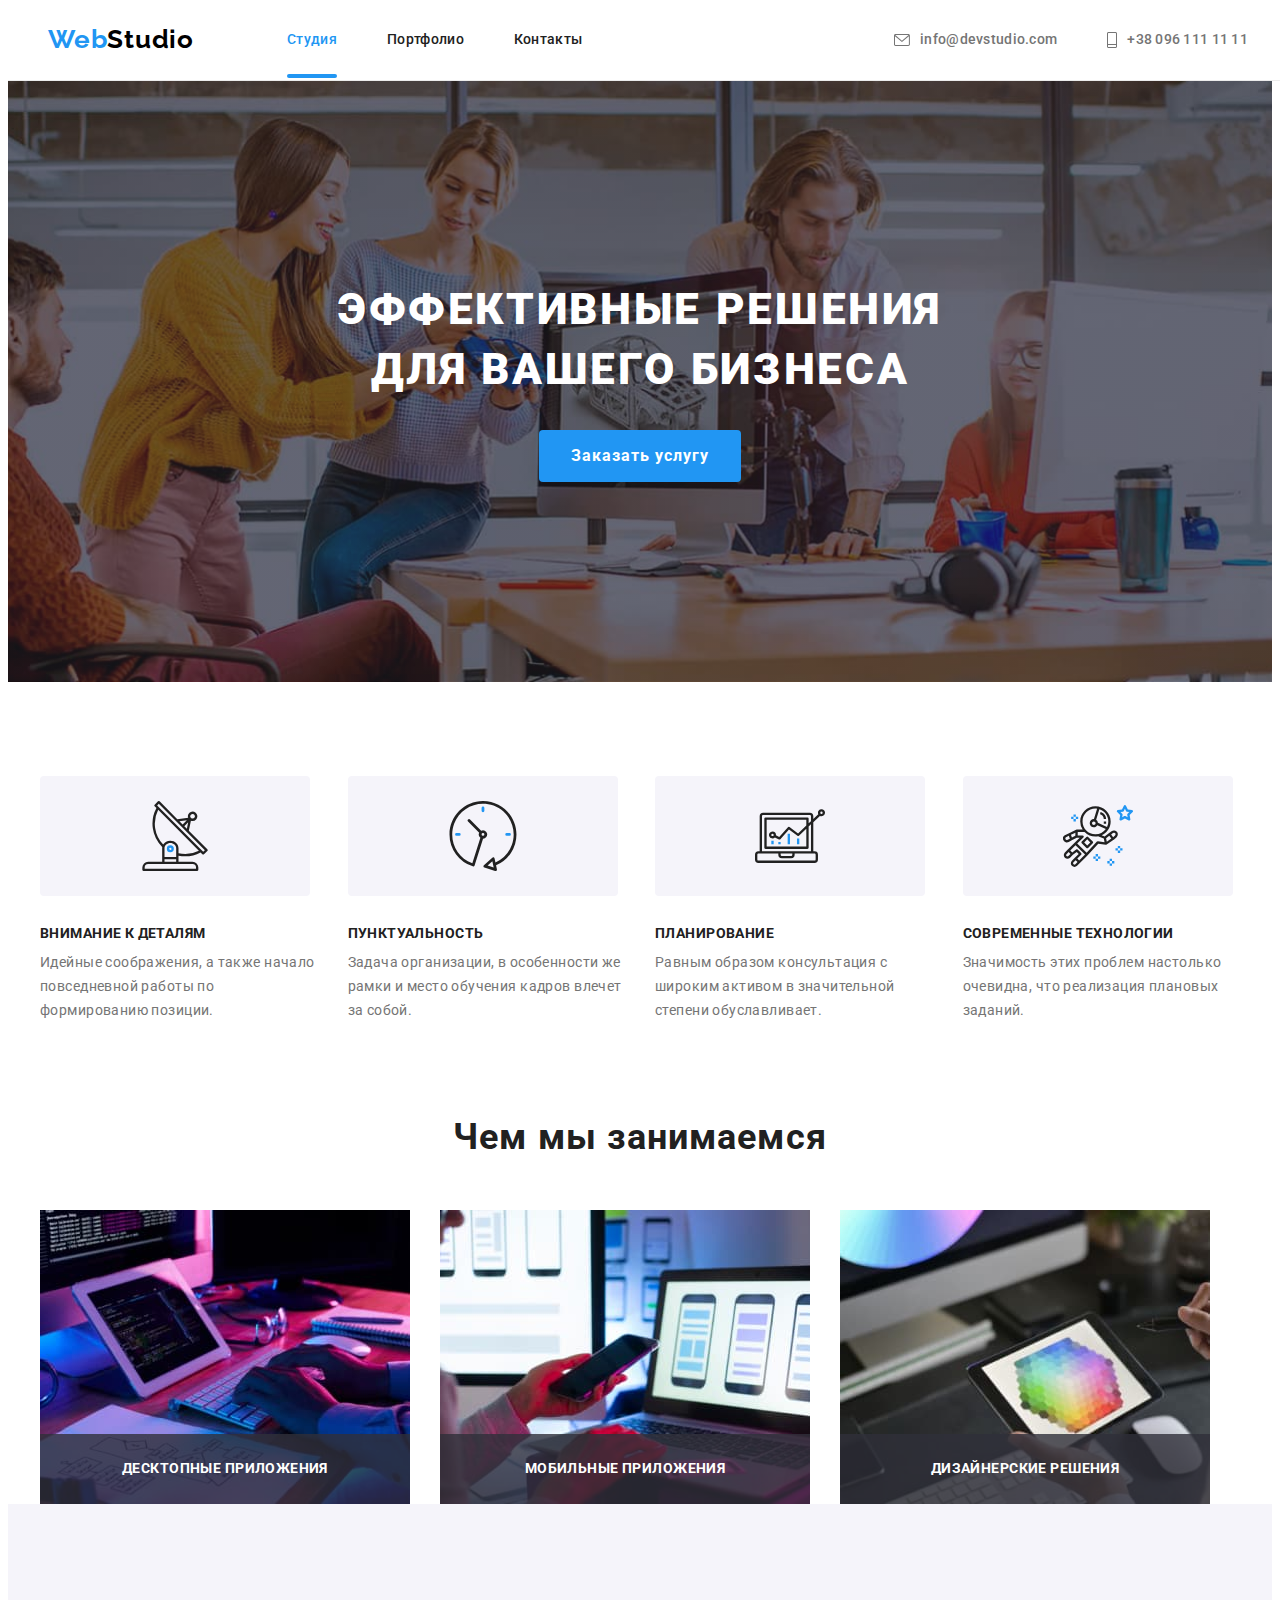
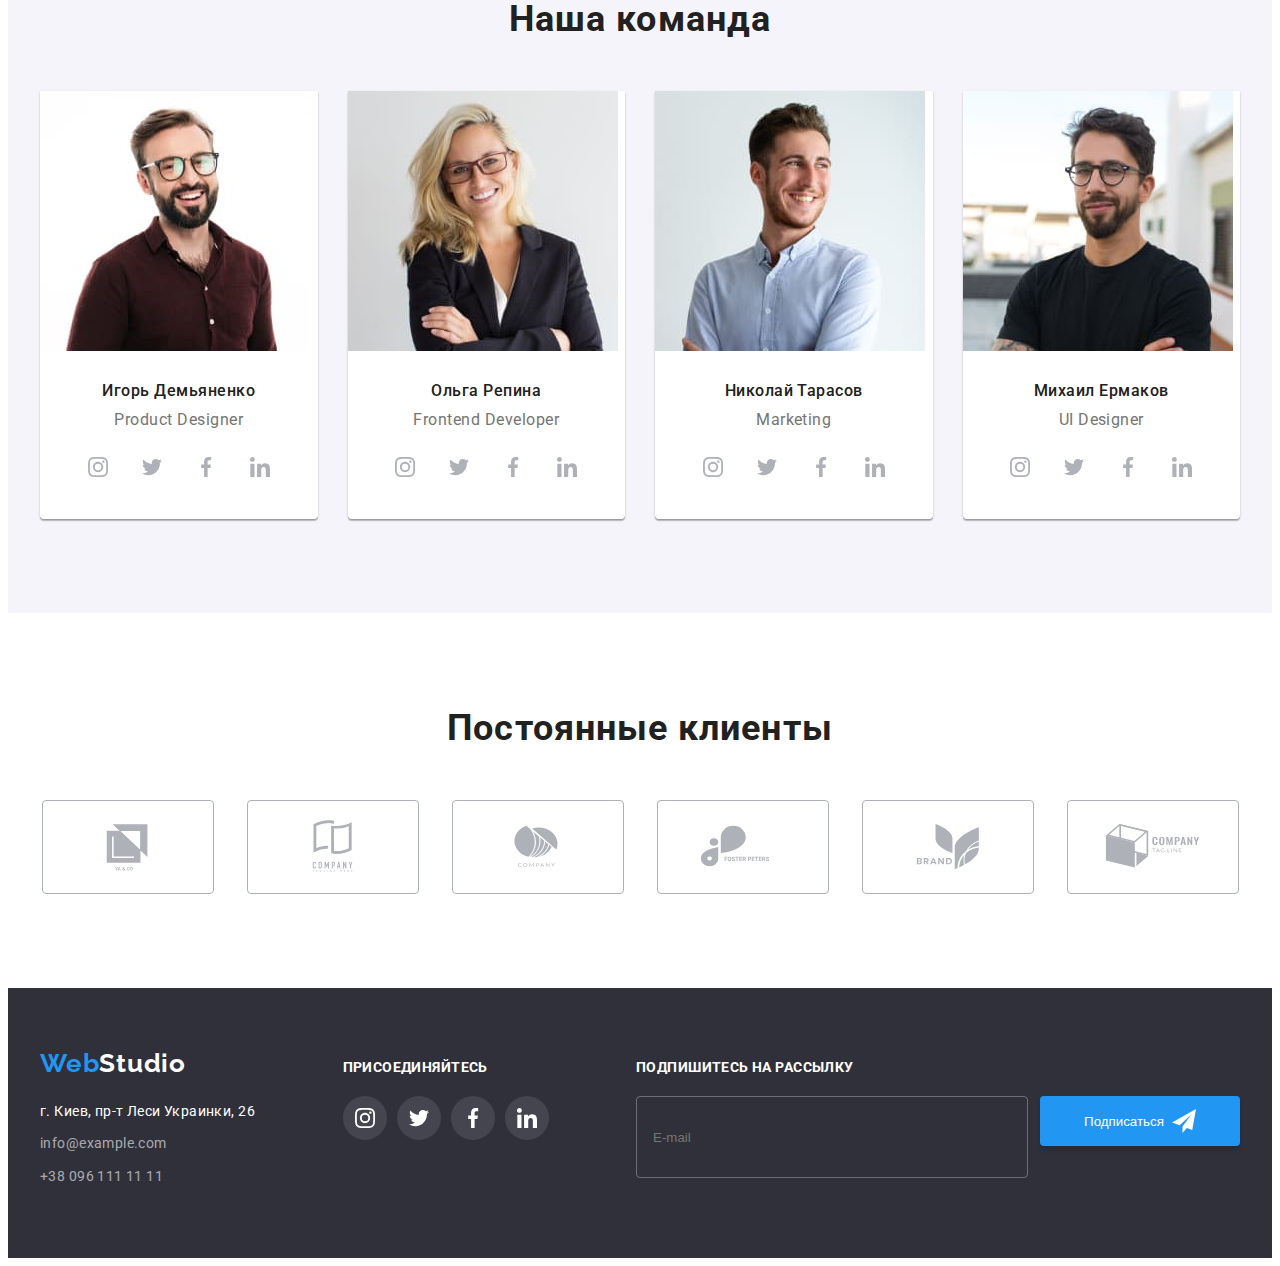
<file: index.html>
<!DOCTYPE html>
<html lang="ru">
  <head>
    <meta charset="UTF-8" />
    <meta http-equiv="X-UA-Compatible" content="IE=edge" />
    <meta name="viewport" content="width=device-width, initial-scale=1.0" />
    <title>Студия</title>
    <link
      href="https://fonts.googleapis.com/css2?family=Raleway:wght@700&family=Roboto:wght@400;500;700;900&display=swap"
      rel="stylesheet"
    />
    <link
      rel="stylesheet"
      href="https://cdnjs.cloudflare.com/ajax/libs/modern-normalize/1.1.0/modern-normalize.min.css"
      integrity="sha512-wpPYUAdjBVSE4KJnH1VR1HeZfpl1ub8YT/NKx4PuQ5NmX2tKuGu6U/JRp5y+Y8XG2tV+wKQpNHVUX03MfMFn9Q=="
      crossorigin="anonymous"
      referrerpolicy="no-referrer"
    />
    <link rel="stylesheet" href="./css/main.min.css" />
  </head>

  <body>
    <header class="header">
      <div class="container header-content">
        <nav class="header__nav">
          <a class="logo" href="">Web<span class="logo__text">Studio</span></a>
          <ul class="site-nav list">
            <li class="site-nav__item">
              <a class="site-nav__link site-nav__link--current" href="">Студия</a>
            </li>
            <li class="site-nav__item">
              <a class="site-nav__link" href="./portfolio.html">Портфолио</a>
            </li>
            <li class="site-nav__item"><a class="site-nav__link" href="">Контакты</a></li>
          </ul>
        </nav>
        <ul class="header-contact list">
          <li class="header-contact__item">
            <a class="header-contact__link" href="mailto:info@devstudio.com"
              ><svg width="16" height="12">
                <use href="./images/icons.svg.svg#icon-envelope"></use></svg
              >info@devstudio.com</a
            >
          </li>
          <li class="header-contact__item">
            <a class="header-contact__link" href="tel:+380961111111"
              ><svg width="10" height="16">
                <use href="./images/icons.svg.svg#icon-tel"></use></svg
              >+38 096 111 11 11</a
            >
          </li>
        </ul>
        <button class="menu-open" type="button">
          <svg width="40" height="40"><use href="./images/icons.svg.svg#icon-menu"></use></svg>
        </button>
      </div>
      <!-- mobile menu -->

      <div class="mob-menu">
        <div class="container mob-menu__container">
          <button class="menu-close" type="button">
            <svg width="40" height="40">
              <use href="./images/icons.svg.svg#icon-close"></use>
            </svg>
          </button>
          <nav class="mob-menu__nav">
            <ul class="mob-menu__list list">
              <li class="mob-menu__item">
                <a class="mob-menu__link mob-menu__link--current" href="">Студия</a>
              </li>
              <li class="mob-menu__item">
                <a class="mob-menu__link" href="./portfolio.html">Портфолио</a>
              </li>
              <li class="mob-menu__item"><a class="mob-menu__link" href="">Контакты</a></li>
            </ul>
          </nav>
          <div class="mob-menu-inner">
            <ul class="mob-menu-contact list">
              <li class="mob-menu-contact__item">
                <a class="mob-menu-contact__tel" href="tel:+380961111111">+38 096 111 11 11</a>
              </li>
              <li class="mob-menu-contact__item">
                <a class="mob-menu-contact__mail" href="mailto:info@devstudio.com"
                  >info@devstudio.com</a
                >
              </li>
            </ul>
            <ul class="mob-social-networks list">
              <li class="mob-social-networks__item">
                <a class="mob-social-networks__link" href="">Instagram</a>
              </li>
              <li class="mob-social-networks__item">
                <a class="mob-social-networks__link" href="">Twitter</a>
              </li>
              <li class="mob-social-networks__item">
                <a class="mob-social-networks__link" href="">Facebook</a>
              </li>
              <li class="mob-social-networks__item">
                <a class="mob-social-networks__link" href="">LinkedIn</a>
              </li>
            </ul>
          </div>
        </div>
      </div>
    </header>
    <main class="main">
      <section class="hero">
        <div class="container">
          <h1 class="hero__title">ЭФФЕКТИВНЫЕ РЕШЕНИЯ ДЛЯ ВАШЕГО БИЗНЕСА</h1>
          <button class="hero__button" type="button" data-modal-open>Заказать услугу</button>
        </div>
      </section>
      <section class="section">
        <div class="container">
          <h2 class="hide">Особенности</h2>
          <ul class="peculiarity list">
            <li class="peculiarity__item">
              <div class="peculiarity__icon">
                <svg width="70" height="70">
                  <use href="./images/icons.svg.svg#icon-antenna"></use>
                </svg>
              </div>
              <h3 class="peculiarity__title">ВНИМАНИЕ К ДЕТАЛЯМ</h3>
              <p class="peculiarity__text">
                Идейные соображения, а также начало повседневной работы по формированию позиции.
              </p>
            </li>
            <li class="peculiarity__item">
              <div class="peculiarity__icon">
                <svg width="70" height="70">
                  <use href="./images/icons.svg.svg#icon-clock"></use>
                </svg>
              </div>
              <h3 class="peculiarity__title">ПУНКТУАЛЬНОСТЬ</h3>
              <p class="peculiarity__text">
                Задача организации, в особенности же рамки и место обучения кадров влечет за собой.
              </p>
            </li>
            <li class="peculiarity__item">
              <div class="peculiarity__icon">
                <svg width="70" height="70">
                  <use href="./images/icons.svg.svg#icon-diagram"></use>
                </svg>
              </div>
              <h3 class="peculiarity__title">ПЛАНИРОВАНИЕ</h3>
              <p class="peculiarity__text">
                Равным образом консультация с широким активом в значительной степени обуславливает.
              </p>
            </li>
            <li class="peculiarity__item">
              <div class="peculiarity__icon">
                <svg width="70" height="70">
                  <use href="./images/icons.svg.svg#icon-astronaut"></use>
                </svg>
              </div>

              <h3 class="peculiarity__title">СОВРЕМЕННЫЕ ТЕХНОЛОГИИ</h3>
              <p class="peculiarity__text">
                Значимость этих проблем настолько очевидна, что реализация плановых заданий.
              </p>
            </li>
          </ul>
        </div>
      </section>
      <section class="section work">
        <div class="container">
          <div class="our-work">
            <h2 class="title">Чем мы занимаемся</h2>
            <ul class="our-work__list list">
              <li class="our-work__item">
                <picture>
                  <source
                    srcset="./images/img-desk.jpg 1x, ./images/img-desk-2x.jpg 2x"
                    media="(min-width: 1200px)"
                  />
                  <img
                    class="our-work__img"
                    src="./images/img.jpg"
                    alt="Мужчина набирает текст"
                    width="370"
                  />
                </picture>

                <p class="our-work__text">Десктопные приложения</p>
              </li>
              <li class="our-work__item">
                <picture>
                  <source
                    srcset="./images/img1-desk.jpg 1x, ./images/img1-desk-2x.jpg 2x"
                    media="(min-width: 1200px)"
                  />
                  <img
                    class="our-work__img"
                    src="./images/img1.jpg"
                    alt="Мужчна работает за ноутбуком и держит в руке телефон"
                    width="370"
                  />
                </picture>
                <p class="our-work__text">Мобильные приложения</p>
              </li>
              <li class="our-work__item">
                <picture>
                  <source
                    srcset="./images/img2-desk.jpg 1x, ./images/img2-desk-2x.jpg 2x"
                    media="(min-width: 1200px)"
                  />
                  <img
                    class="our-work__img"
                    src="./images/img2.jpg"
                    alt="Планшет с палитрой цветов"
                    width="370"
                  />
                </picture>
                <p class="our-work__text">Дизайнерские решения</p>
              </li>
            </ul>
          </div>
        </div>
      </section>
      <section class="our-team section">
        <div class="container">
          <h2 class="title">Наша команда</h2>
          <ul class="our-team__list list">
            <li class="our-team__item">
              <picture>
                <source
                  srcset="./images/man1-desk.jpg 1x, ./images/man1-desk-2x.jpg 2x"
                  media="(min-width: 1200px)"
                />
                <source
                  srcset="./images/man1-tab.jpg 1x, ./images/man1-tab-2x.jpg 2x"
                  media="(min-width: 768px)"
                />
                <source
                  srcset="./images/man1-mob.jpg 1x, ./images/man1-mob-2x.jpg 2x"
                  media="(max-width: 767px)"
                />
                <img
                  class="our-team__img"
                  src="./images/man1.jpg"
                  alt="Мужчина в очках и коричневой рубашке"
                />
              </picture>
              <h3 class="our-team__subtitle">Игорь Демьяненко</h3>
              <p class="our-team__text">Product Designer</p>
              <ul class="socials-list list">
                <li class="socials-list__item">
                  <a class="socials-list__link" href="">
                    <svg width="20" height="20">
                      <use href="./images/icons.svg.svg#icon-instagram"></use>
                    </svg>
                  </a>
                </li>
                <li class="socials-list__item">
                  <a class="socials-list__link" href="">
                    <svg width="20" height="20">
                      <use href="./images/icons.svg.svg#icon-twitter"></use>
                    </svg>
                  </a>
                </li>
                <li class="socials-list__item">
                  <a href="" class="socials-list__link">
                    <svg width="20" height="20">
                      <use href="./images/icons.svg.svg#icon-facebook"></use>
                    </svg>
                  </a>
                </li>
                <li class="socials-list__item">
                  <a href="" class="socials-list__link">
                    <svg width="20" height="20">
                      <use href="./images/icons.svg.svg#icon-linkedin"></use>
                    </svg>
                  </a>
                </li>
              </ul>
            </li>
            <li class="our-team__item">
              <picture>
                <source
                  srcset="./images/woman-desk.jpg 1x, ./images/woman-desk-2x.jpg 2x"
                  media="(min-width: 1200px)"
                />
                <source
                  srcset="./images/woman-tab.jpg 1x, ./images/woman-tab-2x.jpg 2x"
                  media="(min-width: 768px)"
                />
                <source
                  srcset="./images/woman-mob.jpg 1x, ./images/woman-mob-2x.jpg 2x"
                  media="(max-width: 767px)"
                />
                <img
                  class="our-team__img"
                  src="./images/woman.jpg"
                  alt="Женщина блондинка в очках и чёрном пиджаке"
                />
              </picture>
              <h3 class="our-team__subtitle">Ольга Репина</h3>
              <p class="our-team__text">Frontend Developer</p>
              <ul class="socials-list list">
                <li class="socials-list__item">
                  <a class="socials-list__link" href="">
                    <svg width="20" height="20">
                      <use href="./images/icons.svg.svg#icon-instagram"></use>
                    </svg>
                  </a>
                </li>
                <li class="socials-list__item">
                  <a class="socials-list__link" href="">
                    <svg width="20" height="20">
                      <use href="./images/icons.svg.svg#icon-twitter"></use>
                    </svg>
                  </a>
                </li>
                <li class="socials-list__item">
                  <a class="socials-list__link" href="">
                    <svg width="20" height="20">
                      <use href="./images/icons.svg.svg#icon-facebook"></use>
                    </svg>
                  </a>
                </li>
                <li class="socials-list__item">
                  <a class="socials-list__link" href="">
                    <svg width="20" height="20">
                      <use href="./images/icons.svg.svg#icon-linkedin"></use>
                    </svg>
                  </a>
                </li>
              </ul>
            </li>
            <li class="our-team__item">
              <picture>
                <source
                  srcset="./images/man2-desk.jpg 1x, ./images/man2-desk-2x.jpg 2x"
                  media="(min-width: 1200px)"
                />
                <source
                  srcset="./images/man2-tab.jpg 1x, ./images/man2-tab-2x.jpg 2x"
                  media="(min-width: 768px)"
                />
                <source
                  srcset="./images/man2-mob.jpg 1x, ./images/man2-mob-2x.jpg 2x"
                  media="(max-width: 767px)"
                />
                <img class="our-team__img" src="./images/man2.jpg" alt="Мужчина в синей рубашке" />
              </picture>
              <h3 class="our-team__subtitle">Николай Тарасов</h3>
              <p class="our-team__text">Marketing</p>
              <ul class="socials-list list">
                <li class="socials-list__item">
                  <a class="socials-list__link" href="">
                    <svg width="20" height="20">
                      <use href="./images/icons.svg.svg#icon-instagram"></use>
                    </svg>
                  </a>
                </li>
                <li class="socials-list__item">
                  <a class="socials-list__link" href="">
                    <svg width="20" height="20">
                      <use href="./images/icons.svg.svg#icon-twitter"></use>
                    </svg>
                  </a>
                </li>
                <li class="socials-list__item">
                  <a class="socials-list__link" href="">
                    <svg width="20" height="20">
                      <use href="./images/icons.svg.svg#icon-facebook"></use>
                    </svg>
                  </a>
                </li>
                <li class="socials-list__item">
                  <a class="socials-list__link" href="">
                    <svg width="20" height="20">
                      <use href="./images/icons.svg.svg#icon-linkedin"></use>
                    </svg>
                  </a>
                </li>
              </ul>
            </li>
            <li class="our-team__item">
              <picture>
                <source
                  srcset="./images/man3-desk.jpg 1x, ./images/man3-desk-2x.jpg 2x"
                  media="(min-width: 1200px)"
                />
                <source
                  srcset="./images/man3-tab.jpg 1x, ./images/man3-tab-2x.jpg 2x"
                  media="(min-width: 768px)"
                />
                <source
                  srcset="./images/man3-mob.jpg 1x, ./images/man3-mob-2x.jpg 2x"
                  media="(max-width: 767px)"
                />
                <img
                  class="our-team__img"
                  src="./images/man3.jpg"
                  alt="Мужчина в очках и чёрной футболке"
                />
              </picture>
              <h3 class="our-team__subtitle">Михаил Ермаков</h3>
              <p class="our-team__text">UI Designer</p>
              <ul class="socials-list list">
                <li class="socials-list__item">
                  <a class="socials-list__link" href="">
                    <svg width="20" height="20">
                      <use href="./images/icons.svg.svg#icon-instagram"></use>
                    </svg>
                  </a>
                </li>
                <li class="socials-list__item">
                  <a class="socials-list__link" href="">
                    <svg width="20" height="20">
                      <use href="./images/icons.svg.svg#icon-twitter"></use>
                    </svg>
                  </a>
                </li>
                <li class="socials-list__item">
                  <a class="socials-list__link" href="">
                    <svg width="20" height="20">
                      <use href="./images/icons.svg.svg#icon-facebook"></use>
                    </svg>
                  </a>
                </li>
                <li class="socials-list__item">
                  <a class="socials-list__link" href="">
                    <svg width="20" height="20">
                      <use href="./images/icons.svg.svg#icon-linkedin"></use>
                    </svg>
                  </a>
                </li>
              </ul>
            </li>
          </ul>
        </div>
      </section>
      <section class="section">
        <div class="container">
          <div class="clients">
            <h2 class="title">Постоянные клиенты</h2>
            <ul class="clients__list list">
              <li class="client__item">
                <a class="clients__link" href="">
                  <svg width="106" height="60">
                    <use href="./images/icons.svg.svg#icon-yago"></use>
                  </svg>
                </a>
              </li>
              <li class="client__item">
                <a class="clients__link" href="">
                  <svg width="106" height="60">
                    <use href="./images/icons.svg.svg#icon-company"></use>
                  </svg>
                </a>
              </li>
              <li class="client__item">
                <a class="clients__link" href="">
                  <svg width="106" height="60">
                    <use href="./images/icons.svg.svg#icon-company2"></use>
                  </svg>
                </a>
              </li>
              <li class="client__item">
                <a class="clients__link" href="">
                  <svg width="106" height="60">
                    <use href="./images/icons.svg.svg#icon-foster"></use>
                  </svg>
                </a>
              </li>
              <li class="client__item">
                <a class="clients__link" href="">
                  <svg width="106" height="60">
                    <use href="./images/icons.svg.svg#icon-brand"></use>
                  </svg>
                </a>
              </li>
              <li class="client__item">
                <a class="clients__link" href="">
                  <svg width="106" height="60">
                    <use href="./images/icons.svg.svg#icon-tagline"></use>
                  </svg>
                </a>
              </li>
            </ul>
          </div>
        </div>
      </section>
    </main>
    <footer class="footer">
      <div class="container footer__container">
        <div class="footer-inner">
          <a class="logo logo-foot" href=""
            >Web<span class="secondary-container__text">Studio</span></a
          >
          <address class="address">
            <ul class="address-list list">
              <li class="address-list__item">
                <a
                  class="address-list__link address-list__location"
                  href="https://bit.ly/3pXMvUd"
                  target="_blank"
                  rel="noopener noreferrer"
                  >г. Киев, пр-т Леси Украинки, 26</a
                >
              </li>
              <li class="address-list__item">
                <a class="address-list__link" href="mailto:info@devstudio.com">info@example.com</a>
              </li>
              <li class="address-list__item">
                <a class="address-list__link" href="tel:+380961111111">+38 096 111 11 11</a>
              </li>
            </ul>
          </address>
        </div>
        <div class="footer-social-networks">
          <p class="footer-social-networks__title">ПРИСОЕДИНЯЙТЕСЬ</p>
          <ul class="footer-social-networks__list list">
            <li class="footer-social-networks__item">
              <a class="footer-social-networks__link" href="">
                <svg width="20" height="20">
                  <use href="./images/icons.svg.svg#icon-instagram"></use>
                </svg>
              </a>
            </li>
            <li class="footer-social-networks__item">
              <a class="footer-social-networks__link" href="">
                <svg width="20" height="20">
                  <use href="./images/icons.svg.svg#icon-twitter"></use>
                </svg>
              </a>
            </li>
            <li class="footer-social-networks__item">
              <a class="footer-social-networks__link" href="">
                <svg width="20" height="20">
                  <use href="./images/icons.svg.svg#icon-facebook"></use>
                </svg>
              </a>
            </li>
            <li class="footer-social-networks__item">
              <a class="footer-social-networks__link" href="">
                <svg width="20" height="20">
                  <use href="./images/icons.svg.svg#icon-linkedin"></use>
                </svg>
              </a>
            </li>
          </ul>
        </div>
        <form class="form-footer">
          <p class="form-footer__title">Подпишитесь на рассылку</p>
          <div class="form-container">
            <label class="form-label">
              <input class="form-label__input" type="email" name="email" placeholder="E-mail" />
            </label>
            <button class="footer-button" type="submit">
              Подписаться
              <svg class="footer-button__icon" width="24" height="24">
                <use href="./images/icons.svg.svg#icon-send"></use>
              </svg>
            </button>
          </div>
        </form>
      </div>
    </footer>
    <!-- modal window -->
    <div class="backdrop is-hidden" data-modal>
      <div class="modal-window">
        <button class="modal-window__button" type="button" data-modal-close>
          <svg class="modal-window__button-icon" width="18" height="18">
            <use href="./images/icons.svg.svg#icon-vector"></use>
          </svg>
        </button>
        <form class="form-hero">
          <p class="form-hero__text">Оставьте свои данные, мы вам перезвоним</p>
          <div class="form-filed">
            <label class="form-filed__label" for="name">Имя</label>
            <div class="form-filed__container">
              <input class="form-filed__input" type="text" name="name" id="name" />
              <svg class="form-filed__icon" width="18" height="18">
                <use href="./images/icons.svg.svg#icon-name"></use>
              </svg>
            </div>
          </div>
          <div class="form-filed">
            <label class="form-filed__label" for="tel">Телефон</label>
            <div class="form-filed__container">
              <input class="form-filed__input" type="tel" name="tel" id="tel" />
              <svg class="form-filed__icon" width="18" height="18">
                <use href="./images/icons.svg.svg#icon-phone"></use>
              </svg>
            </div>
          </div>
          <div class="form-filed">
            <label class="form-filed__label" for="email">Почта</label>
            <div class="form-filed__container">
              <input class="form-filed__input" type="email" name="email" id="email" />
              <svg class="form-filed__icon" width="18" height="18">
                <use href="./images/icons.svg.svg#icon-email"></use>
              </svg>
            </div>
          </div>
          <div class="textarea">
            <label class="textarea__label form-filed__label" for="textarea">Комментарий</label
            ><textarea
              class="textarea__window"
              name="textarea"
              rows="10"
              id="textarea"
              placeholder="Введите текст"
            ></textarea>
          </div>
          <div class="form-checkbox">
            <label class="form-checkbox__label">
              <input class="form-checkbox__input" type="checkbox" />

              <svg class="form-checkbox__icon" width="16" height="15">
                <use href="./images/icons.svg.svg#icon-check"></use>
              </svg>
              <span class="form-checkbox__frame"></span>
              Соглашаюсь с рассылкой и принимаю
              <a class="form-checkbox__link" href="">Условия договора</a>
            </label>
          </div>
          <button class="form-hero__button" type="submit">Отправить</button>
        </form>
      </div>
    </div>
    <script src="./js/modal.js"></script>
    <script src="./js/mob-menu.js"></script>
  </body>
</html>
</file>
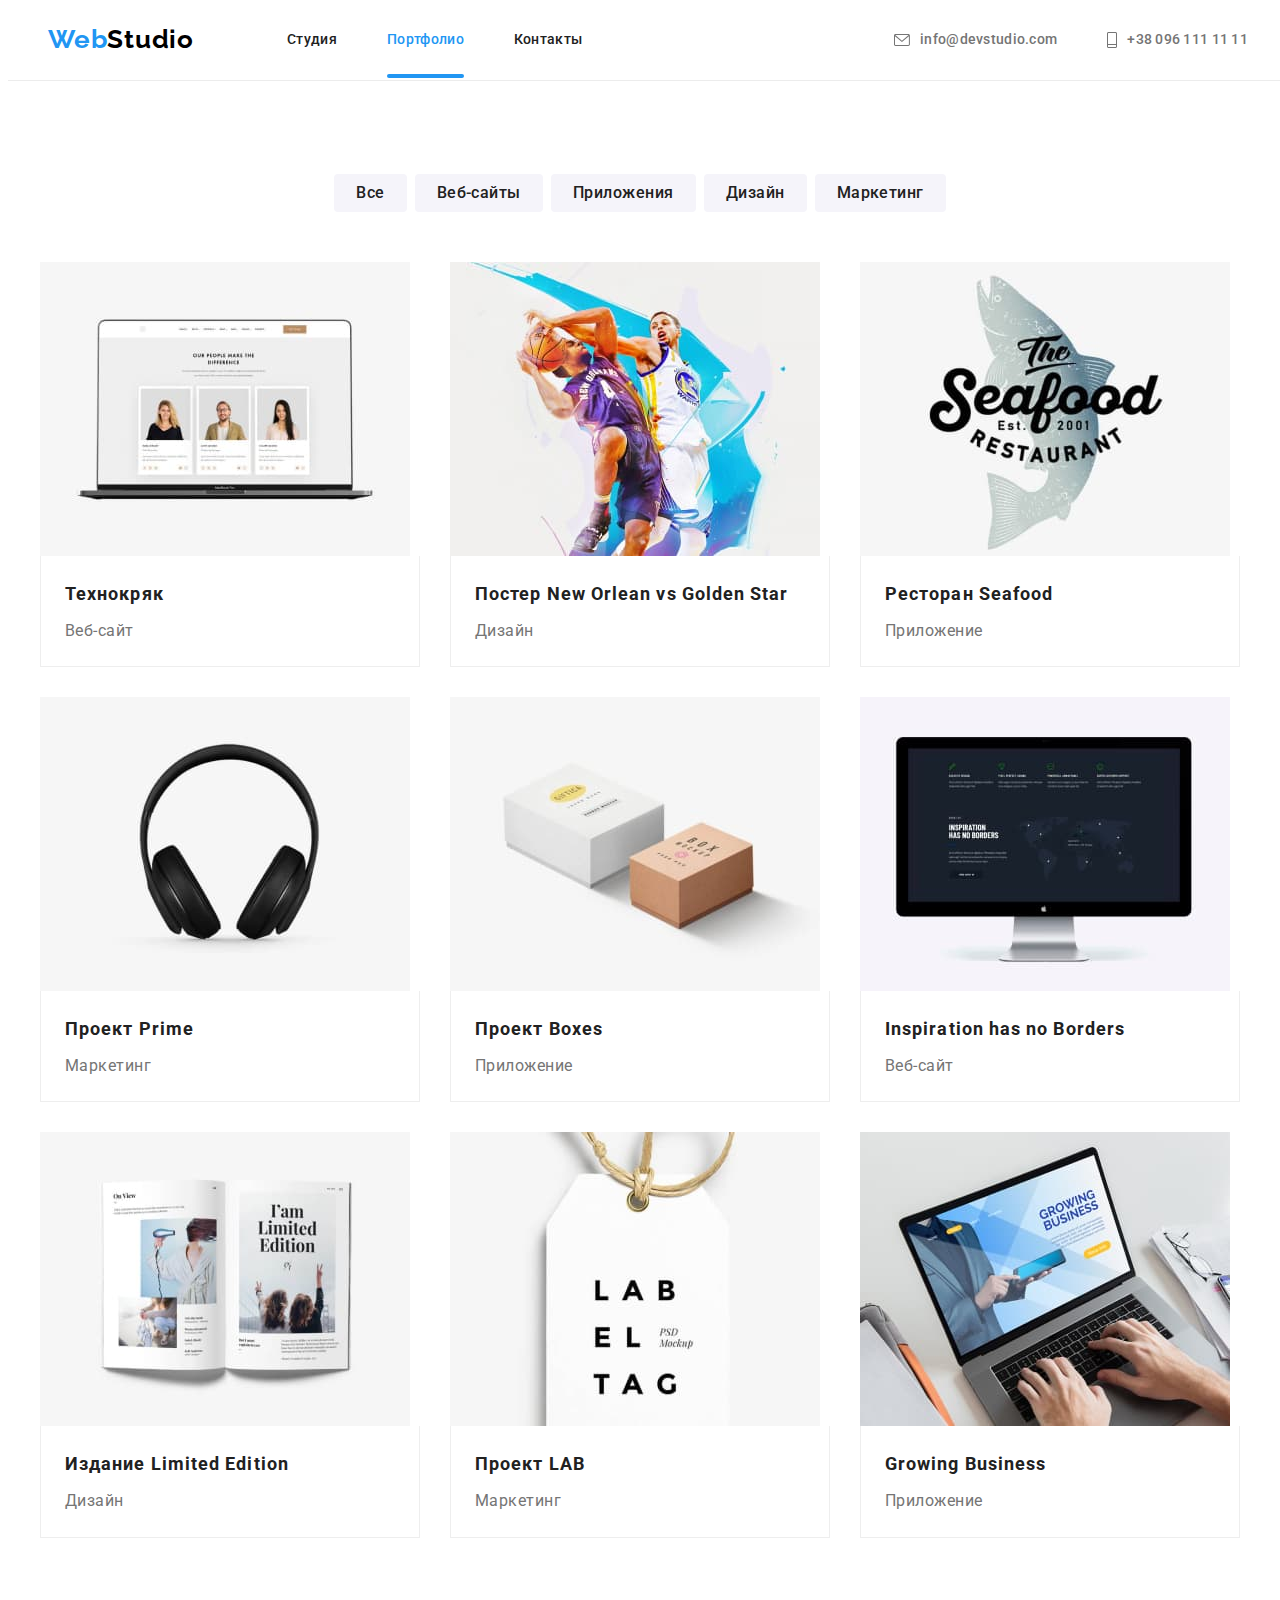
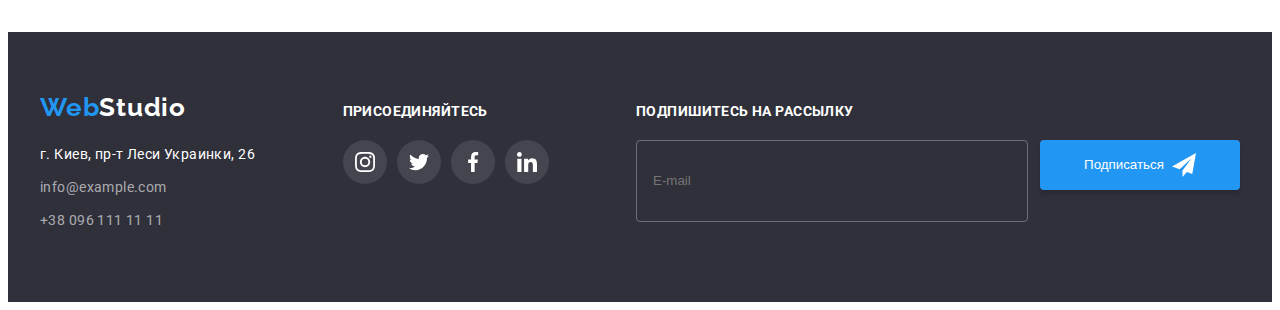
<file: portfolio.html>
<!DOCTYPE html>
<html lang="ru">
  <head>
    <meta charset="UTF-8" />
    <meta http-equiv="X-UA-Compatible" content="IE=edge" />
    <meta name="viewport" content="width=device-width, initial-scale=1.0" />
    <title>Портфолио</title>
    <link
      href="https://fonts.googleapis.com/css2?family=Raleway:wght@700&family=Roboto:wght@400;500;700;900&display=swap"
      rel="stylesheet"
    />
    <link
      rel="stylesheet"
      href="https://cdnjs.cloudflare.com/ajax/libs/modern-normalize/1.1.0/modern-normalize.min.css"
      integrity="sha512-wpPYUAdjBVSE4KJnH1VR1HeZfpl1ub8YT/NKx4PuQ5NmX2tKuGu6U/JRp5y+Y8XG2tV+wKQpNHVUX03MfMFn9Q=="
      crossorigin="anonymous"
      referrerpolicy="no-referrer"
    />
    <link rel="stylesheet" href="./css/main.min.css" />
  </head>
  <body>
    <header class="header">
      <div class="container header-content">
        <nav class="header__nav">
          <a class="logo" href="">Web<span class="logo__text">Studio</span></a>
          <ul class="site-nav list">
            <li class="site-nav__item">
              <a class="site-nav__link" href="./index.html">Студия</a>
            </li>
            <li class="site-nav__item">
              <a class="site-nav__link site-nav__link--current" href="">Портфолио</a>
            </li>
            <li class="site-nav__item"><a class="site-nav__link" href="">Контакты</a></li>
          </ul>
        </nav>
        <ul class="header-contact list">
          <li class="header-contact__item">
            <a class="header-contact__link" href="mailto:info@devstudio.com"
              ><svg width="16" height="12">
                <use href="./images/icons.svg.svg#icon-envelope"></use></svg
              >info@devstudio.com</a
            >
          </li>
          <li class="header-contact__item">
            <a class="header-contact__link" href="tel:+380961111111"
              ><svg width="10" height="16">
                <use href="./images/icons.svg.svg#icon-tel"></use></svg
              >+38 096 111 11 11</a
            >
          </li>
        </ul>
        <button class="menu-open" type="button">
          <svg width="40" height="40"><use href="./images/icons.svg.svg#icon-menu"></use></svg>
        </button>
      </div>
      <div class="mob-menu-backdrop">
        <div class="mob-menu">
          <div class="container mob-menu__container">
            <button class="menu-close" type="button">
              <svg width="40" height="40">
                <use href="./images/icons.svg.svg#icon-close"></use>
              </svg>
            </button>
            <nav class="mob-menu__nav">
              <ul class="mob-menu__list list">
                <li class="mob-menu__item">
                  <a class="mob-menu__link" href="./index.html">Студия</a>
                </li>
                <li class="mob-menu__item">
                  <a class="mob-menu__link mob-menu__link--current" href="">Портфолио</a>
                </li>
                <li class="mob-menu__item"><a class="mob-menu__link" href="">Контакты</a></li>
              </ul>
            </nav>
            <div class="mob-menu-inner">
              <ul class="mob-menu-contact list">
                <li class="mob-menu-contact__item">
                  <a class="mob-menu-contact__mail" href="mailto:info@devstudio.com"
                    >info@devstudio.com</a
                  >
                </li>
                <li class="mob-menu-contact__item">
                  <a class="mob-menu-contact__tel" href="tel:+380961111111">+38 096 111 11 11</a>
                </li>
              </ul>
              <ul class="mob-social-networks list">
                <li class="mob-social-networks__item">
                  <a class="mob-social-networks__link" href="">Instagram</a>
                </li>
                <li class="mob-social-networks__item">
                  <a class="mob-social-networks__link" href="">Twitter</a>
                </li>
                <li class="mob-social-networks__item">
                  <a class="mob-social-networks__link" href="">Facebook</a>
                </li>
                <li class="mob-social-networks__item">
                  <a class="mob-social-networks__link" href="">LinkedIn</a>
                </li>
              </ul>
            </div>
          </div>
        </div>
      </div>
    </header>
    <main class="main">
      <section class="section portfolio-section">
        <div class="container">
          <h1 class="hide">Проекты</h1>
          <ul class="filtr-list list">
            <li class="filtr-list__item">
              <button class="filtr-list__button" type="button">Все</button>
            </li>
            <li class="filtr-list__item">
              <button class="filtr-list__button" type="button">Веб-сайты</button>
            </li>
            <li class="filtr-list__item">
              <button class="filtr-list__button" type="button">Приложения</button>
            </li>
            <li class="filtr-list__item">
              <button class="filtr-list__button" type="button">Дизайн</button>
            </li>
            <li class="filtr-list__item">
              <button class="filtr-list__button" type="button">Маркетинг</button>
            </li>
          </ul>

          <ul class="project list">
            <li class="project__item">
              <a class="project-link" href="">
                <div class="project-link__inner">
                  <picture>
                    <source
                      srcset="./images/tehno-desk.jpg 1x, ./images/tehno-desk-2x.jpg 2x"
                      media="(min-width: 1200px)"
                    />
                    <source
                      srcset="./images/tehno-tab.jpg 1x, ./images/tehno-tab-2x.jpg 2x"
                      media="(min-width: 768px)"
                    />
                    <source
                      srcset="./images/tehno-mob.jpg 1x, ./images/tehno-mob-2x.jpg 2x"
                      media="(max-width: 767px)"
                    />
                    <img
                      class="project-link__img"
                      src="./images/tehno.jpg"
                      alt="Ноутбук с портфолио"
                    />
                  </picture>
                  <p class="project-link__aside-text">
                    Ресурс предлагает комплексные предложения с разным уровнем функционала и
                    сервисов. Все это позволит посетителю получить исчерпывающие сведения о компании
                    или частном лице.
                  </p>
                </div>
                <div class="project-link__inner-text">
                  <h3 class="project-link__title">Технокряк</h3>
                  <p class="project-link__text">Веб-сайт</p>
                </div>
              </a>
            </li>
            <li class="project__item">
              <a class="project-link" href="">
                <div class="project-link__inner">
                  <picture>
                    <source
                      srcset="./images/poster-desk.jpg 1x, ./images/poster-desk-2x.jpg 2x"
                      media="(min-width: 1200px)"
                    />
                    <source
                      srcset="./images/poster-tab.jpg 1x, ./images/poster-tab-2x.jpg 2x"
                      media="(min-width: 768px)"
                    />
                    <source
                      srcset="./images/poster-mob.jpg 1x, ./images/poster-mob-2x.jpg 2x"
                      media="(max-width: 767px)"
                    />
                    <img
                      class="project-link__img"
                      src="./images/poster.jpg"
                      alt="Два мужчины играют в баскетбол"
                    />
                  </picture>

                  <p class="project-link__aside-text">
                    Ресурс предлагает комплексные предложения с разным уровнем функционала и
                    сервисов. Все это позволит посетителю получить исчерпывающие сведения о компании
                    или частном лице.
                  </p>
                </div>

                <div class="project-link__inner-text">
                  <h3 class="project-link__title">Постер New Orlean vs Golden Star</h3>
                  <p class="project-link__text">Дизайн</p>
                </div>
              </a>
            </li>
            <li class="project__item">
              <a class="project-link" href="">
                <div class="project-link__inner">
                  <picture>
                    <source
                      srcset="./images/seafood-desk.jpg 1x, ./images/seafood-desk-2x.jpg 2x"
                      media="(min-width: 1200px)"
                    />
                    <source
                      srcset="./images/seafood-tab.jpg 1x, ./images/seafood-tab-2x.jpg 2x"
                      media="(min-width: 768px)"
                    />
                    <source
                      srcset="./images/seafood-mob.jpg 1x, ./images/seafood-mob-2x.jpg 2x"
                      media="(max-width: 767px)"
                    />
                    <img
                      class="project-link__img"
                      src="./images/seafood.jpg"
                      alt="Логотип ресторана"
                    />
                  </picture>

                  <p class="project-link__aside-text">
                    Ресурс предлагает комплексные предложения с разным уровнем функционала и
                    сервисов. Все это позволит посетителю получить исчерпывающие сведения о компании
                    или частном лице.
                  </p>
                </div>
                <div class="project-link__inner-text">
                  <h3 class="project-link__title">Ресторан Seafood</h3>
                  <p class="project-link__text">Приложение</p>
                </div>
              </a>
            </li>
            <li class="project__item">
              <a class="project-link" href="">
                <div class="project-link__inner">
                  <picture>
                    <source
                      srcset="./images/prime-desk.jpg 1x, ./images/prime-desk-2x.jpg 2x"
                      media="(min-width: 1200px)"
                    />
                    <source
                      srcset="./images/prime-tab.jpg 1x, ./images/prime-tab-2x.jpg 2x"
                      media="(min-width: 768px)"
                    />
                    <source
                      srcset="./images/prime-mob.jpg 1x, ./images/prime-mob-2x.jpg 2x"
                      media="(max-width: 767px)"
                    />
                    <img class="project-link__img" src="./images/prime.jpg" alt="Наушники" />
                  </picture>

                  <p class="project-link__aside-text">
                    Ресурс предлагает комплексные предложения с разным уровнем функционала и
                    сервисов. Все это позволит посетителю получить исчерпывающие сведения о компании
                    или частном лице.
                  </p>
                </div>
                <div class="project-link__inner-text">
                  <h3 class="project-link__title">Проект Prime</h3>
                  <p class="project-link__text">Маркетинг</p>
                </div>
              </a>
            </li>
            <li class="project__item">
              <a class="project-link" href="">
                <div class="project-link__inner">
                  <picture>
                    <source
                      srcset="./images/boxes-desk.jpg 1x, ./images/boxes-desk-2x.jpg 2x"
                      media="(min-width: 1200px)"
                    />
                    <source
                      srcset="./images/boxes-tab.jpg 1x, ./images/boxes-tab-2x.jpg 2x"
                      media="(min-width: 768px)"
                    />
                    <source
                      srcset="./images/boxes-mob.jpg 1x, ./images/boxes-mob-2x.jpg 2x"
                      media="(max-width: 767px)"
                    />
                    <img class="project-link__img" src="./images/boxes.jpg" alt="Две коробки" />
                  </picture>

                  <p class="project-link__aside-text">
                    Ресурс предлагает комплексные предложения с разным уровнем функционала и
                    сервисов. Все это позволит посетителю получить исчерпывающие сведения о компании
                    или частном лице.
                  </p>
                </div>
                <div class="project-link__inner-text">
                  <h3 class="project-link__title">Проект Boxes</h3>
                  <p class="project-link__text">Приложение</p>
                </div>
              </a>
            </li>
            <li class="project__item">
              <a class="project-link" href="">
                <div class="project-link__inner">
                  <picture>
                    <source
                      srcset="./images/borders-desk.jpg 1x, ./images/borders-desk-2x.jpg 2x"
                      media="(min-width: 1200px)"
                    />
                    <source
                      srcset="./images/borders-tab.jpg 1x, ./images/borders-tab-2x.jpg 2x"
                      media="(min-width: 768px)"
                    />
                    <source
                      srcset="./images/borders-mob.jpg 1x, ./images/borders-mob-2x.jpg 2x"
                      media="(max-width: 767px)"
                    />
                    <img
                      class="project-link__img"
                      src="./images/borders.jpg"
                      alt="Монитор компьютера"
                    />
                  </picture>

                  <p class="project-link__aside-text">
                    Ресурс предлагает комплексные предложения с разным уровнем функционала и
                    сервисов. Все это позволит посетителю получить исчерпывающие сведения о компании
                    или частном лице.
                  </p>
                </div>
                <div class="project-link__inner-text">
                  <h3 class="project-link__title">Inspiration has no Borders</h3>
                  <p class="project-link__text">Веб-сайт</p>
                </div>
              </a>
            </li>
            <li class="project__item">
              <a class="project-link" href="">
                <div class="project-link__inner">
                  <picture>
                    <source
                      srcset="./images/limited-desk.jpg 1x, ./images/limited-desk-2x.jpg 2x"
                      media="(min-width: 1200px)"
                    />
                    <source
                      srcset="./images/limited-tab.jpg 1x, ./images/limited-tab-2x.jpg 2x"
                      media="(min-width: 768px)"
                    />
                    <source
                      srcset="./images/limited-mob.jpg 1x, ./images/limited-mob-2x.jpg 2x"
                      media="(max-width: 767px)"
                    />
                    <img class="project-link__img" src="./images/limited.jpg" alt="Книга" />
                  </picture>

                  <p class="project-link__aside-text">
                    Ресурс предлагает комплексные предложения с разным уровнем функционала и
                    сервисов. Все это позволит посетителю получить исчерпывающие сведения о компании
                    или частном лице.
                  </p>
                </div>
                <div class="project-link__inner-text">
                  <h3 class="project-link__title">Издание Limited Edition</h3>
                  <p class="project-link__text">Дизайн</p>
                </div>
              </a>
            </li>
            <li class="project__item">
              <a class="project-link" href="">
                <div class="project-link__inner">
                  <picture>
                    <source
                      srcset="./images/lab-desk.jpg 1x, ./images/lab-desk-2x.jpg 2x"
                      media="(min-width: 1200px)"
                    />
                    <source
                      srcset="./images/lab-tab.jpg 1x, ./images/lab-tab-2x.jpg 2x"
                      media="(min-width: 768px)"
                    />
                    <source
                      srcset="./images/lab-mob.jpg 1x, ./images/lab-mob-2x.jpg 2x"
                      media="(max-width: 767px)"
                    />
                    <img class="project-link__img" src="./images/lab.jpg" alt="Бирка" />
                  </picture>

                  <p class="project-link__aside-text">
                    Ресурс предлагает комплексные предложения с разным уровнем функционала и
                    сервисов. Все это позволит посетителю получить исчерпывающие сведения о компании
                    или частном лице.
                  </p>
                </div>
                <div class="project-link__inner-text">
                  <h3 class="project-link__title">Проект LAB</h3>
                  <p class="project-link__text">Маркетинг</p>
                </div>
              </a>
            </li>
            <li class="project__item">
              <a class="project-link" href="">
                <div class="project-link__inner">
                  <picture>
                    <source
                      srcset="./images/growing-desk.jpg 1x, ./images/growing-desk-2x.jpg 2x"
                      media="(min-width: 1200px)"
                    />
                    <source
                      srcset="./images/growing-tab.jpg 1x, ./images/growing-tab-2x.jpg 2x"
                      media="(min-width: 768px)"
                    />
                    <source
                      srcset="./images/growing-mob.jpg 1x, ./images/growing-mob-2x.jpg 2x"
                      media="(max-width: 767px)"
                    />
                    <img
                      class="project-link__img"
                      src="./images/growing.jpg"
                      alt="Мужчина печатает на ноутбуке"
                    />
                  </picture>

                  <p class="project-link__aside-text">
                    Ресурс предлагает комплексные предложения с разным уровнем функционала и
                    сервисов. Все это позволит посетителю получить исчерпывающие сведения о компании
                    или частном лице.
                  </p>
                </div>
                <div class="project-link__inner-text">
                  <h3 class="project-link__title">Growing Business</h3>
                  <p class="project-link__text">Приложение</p>
                </div>
              </a>
            </li>
          </ul>
        </div>
      </section>
    </main>
    <footer class="footer">
      <div class="container footer__container">
        <div class="footer-inner">
          <a class="logo logo-foot" href=""
            >Web<span class="secondary-container__text">Studio</span></a
          >
          <address class="address">
            <ul class="address-list list">
              <li class="address-list__item">
                <a
                  class="address-list__link address-list__location"
                  href="https://bit.ly/3pXMvUd"
                  target="_blank"
                  rel="noopener noreferrer"
                  >г. Киев, пр-т Леси Украинки, 26</a
                >
              </li>
              <li class="address-list__item">
                <a class="address-list__link" href="mailto:info@devstudio.com">info@example.com</a>
              </li>
              <li class="address-list__item">
                <a class="address-list__link" href="tel:+380961111111">+38 096 111 11 11</a>
              </li>
            </ul>
          </address>
        </div>
        <div class="footer-social-networks">
          <p class="footer-social-networks__title">ПРИСОЕДИНЯЙТЕСЬ</p>
          <ul class="footer-social-networks__list list">
            <li class="footer-social-networks__item">
              <a class="footer-social-networks__link" href="">
                <svg width="20" height="20">
                  <use href="./images/icons.svg.svg#icon-instagram"></use>
                </svg>
              </a>
            </li>
            <li class="footer-social-networks__item">
              <a class="footer-social-networks__link" href="">
                <svg width="20" height="20">
                  <use href="./images/icons.svg.svg#icon-twitter"></use>
                </svg>
              </a>
            </li>
            <li class="footer-social-networks__item">
              <a class="footer-social-networks__link" href="">
                <svg width="20" height="20">
                  <use href="./images/icons.svg.svg#icon-facebook"></use>
                </svg>
              </a>
            </li>
            <li class="footer-social-networks__item">
              <a class="footer-social-networks__link" href="">
                <svg width="20" height="20">
                  <use href="./images/icons.svg.svg#icon-linkedin"></use>
                </svg>
              </a>
            </li>
          </ul>
        </div>
        <form class="form-footer">
          <p class="form-footer__title">Подпишитесь на рассылку</p>
          <div class="form-container">
            <label class="form-label">
              <input class="form-label__input" type="email" name="email" placeholder="E-mail" />
            </label>
            <button class="footer-button" type="submit">
              Подписаться
              <svg class="footer-button__icon" width="24" height="24">
                <use href="./images/icons.svg.svg#icon-send"></use>
              </svg>
            </button>
          </div>
        </form>
      </div>
    </footer>
    <script src="./js/mob-menu.js"></script>
  </body>
</html>
</file>
<file: css/main.min.css>
ul,h1,h2,h3,p{margin:0;padding:0}img{display:block;max-width:100%;height:auto}.list{list-style:none}body{background-color:#fff;color:#212121;font-family:Roboto,sans-serif}.hide{position:absolute;width:1px;height:1px;margin:-1px;border:0;padding:0;white-space:nowrap;-webkit-clip-path:inset(100%);clip-path:inset(100%);clip:rect(0 0 0 0);overflow:hidden}.section{padding-bottom:60px;padding-top:60px}@media screen and (min-width: 1200px){.section{padding-bottom:94px;padding-top:94px}}.container{width:100%;margin-left:auto;margin-right:auto;padding-left:15px;padding-right:15px}@media screen and (min-width: 480px){.container{max-width:480px}}@media screen and (min-width: 768px){.container{max-width:768px}}@media screen and (min-width: 1200px){.container{max-width:1200px}}.title{margin-bottom:50px;font-weight:700;font-size:28px;line-height:1.17;text-align:center;letter-spacing:.03em}@media screen and (min-width: 1200px){.title{font-size:36px;line-height:1.2}}.menu-open{background-color:inherit;border:0;margin-left:auto;fill:#212121;-webkit-transition:fill 250ms cubic-bezier(0.4, 0, 0.2, 1);transition:fill 250ms cubic-bezier(0.4, 0, 0.2, 1)}.menu-open:hover,.menu-open:focus{fill:#2196f3}@media screen and (min-width: 768px){.menu-open{display:none}}.menu-close{position:absolute;top:10px;right:15px;background-color:inherit;fill:#212121;border:0;-webkit-transition:fill 250ms cubic-bezier(0.4, 0, 0.2, 1);transition:fill 250ms cubic-bezier(0.4, 0, 0.2, 1)}.menu-close:hover,.menu-close:focus{fill:#2196f3}.mob-menu{position:fixed;background-color:#fff;overflow:auto;padding-top:48px;padding-bottom:48px;z-index:2;height:100%;width:100vw;top:0;-webkit-transform:translateX(100%);transform:translateX(100%);-webkit-transition:-webkit-transform 700ms cubic-bezier(0.8, 0, 0.33, 1);transition:-webkit-transform 700ms cubic-bezier(0.8, 0, 0.33, 1);transition:transform 700ms cubic-bezier(0.8, 0, 0.33, 1);transition:transform 700ms cubic-bezier(0.8, 0, 0.33, 1), -webkit-transform 700ms cubic-bezier(0.8, 0, 0.33, 1);pointer-events:none}.mob-menu.is-hidden{-webkit-transform:translateX(0);transform:translateX(0);top:0;-webkit-transition:-webkit-transform 700ms cubic-bezier(0.8, 0, 0.33, 1);transition:-webkit-transform 700ms cubic-bezier(0.8, 0, 0.33, 1);transition:transform 700ms cubic-bezier(0.8, 0, 0.33, 1);transition:transform 700ms cubic-bezier(0.8, 0, 0.33, 1), -webkit-transform 700ms cubic-bezier(0.8, 0, 0.33, 1);pointer-events:initial}@media screen and (min-width: 768px){.mob-menu{display:none}}.mob-menu__container{display:-webkit-box;display:-ms-flexbox;display:flex;-webkit-box-orient:vertical;-webkit-box-direction:normal;-ms-flex-direction:column;flex-direction:column;-webkit-box-pack:justify;-ms-flex-pack:justify;justify-content:space-between;height:100%;-webkit-transition:-webkit-transform 800ms cubic-bezier(0.8, 0, 0.33, 1),-webkit-transform 800ms cubic-bezier(0.8, 0, 0.33, 1);transition:-webkit-transform 800ms cubic-bezier(0.8, 0, 0.33, 1),-webkit-transform 800ms cubic-bezier(0.8, 0, 0.33, 1);transition:transform 800ms cubic-bezier(0.8, 0, 0.33, 1),transform 800ms cubic-bezier(0.8, 0, 0.33, 1);transition:transform 800ms cubic-bezier(0.8, 0, 0.33, 1),transform 800ms cubic-bezier(0.8, 0, 0.33, 1),-webkit-transform 800ms cubic-bezier(0.8, 0, 0.33, 1),-webkit-transform 800ms cubic-bezier(0.8, 0, 0.33, 1)}.mob-menu__list{display:-webkit-box;display:-ms-flexbox;display:flex;-webkit-box-orient:vertical;-webkit-box-direction:normal;-ms-flex-direction:column;flex-direction:column;gap:32px}.mob-menu__link{text-decoration:none;font-weight:500;font-size:35px;line-height:1.17;letter-spacing:.02em;color:#212121;-webkit-transition:color 250ms cubic-bezier(0.4, 0, 0.2, 1);transition:color 250ms cubic-bezier(0.4, 0, 0.2, 1)}.mob-menu__link:hover,.mob-menu__link:focus{color:#2196f3}.mob-menu__link.mob-menu__link--current{color:#2196f3}@media screen and (min-width: 480px){.mob-menu__link{font-size:40px}}.mob-menu-contact__item:not(:last-child){margin-bottom:32px}.mob-menu-contact{margin-bottom:64px}.mob-menu-contact__mail{text-decoration:none;font-weight:500;font-size:19px;line-height:1.16;letter-spacing:.02em;color:#757575}.mob-menu-contact__mail:hover,.mob-menu-contact__mail:focus{color:#2196f3}@media screen and (min-width: 480px){.mob-menu-contact__mail{font-size:34px}}.mob-menu-contact__tel{text-decoration:none;font-weight:500;font-size:29px;line-height:1.17;letter-spacing:.02em;color:#2196f3}@media screen and (min-width: 480px){.mob-menu-contact__tel{font-size:24px}}.mob-social-networks{display:-webkit-box;display:-ms-flexbox;display:flex;gap:10px}.mob-social-networks__item{border-right:1px solid rgba(33,33,33,.2);padding-right:10px}.mob-social-networks__item:last-child{border:0}.mob-social-networks__link{text-decoration:none;font-weight:500;font-size:13px;line-height:1.22;letter-spacing:.02em;color:#2196f3}@media screen and (min-width: 480px){.mob-social-networks__link{font-size:18px}}.no-scroll{overflow:hidden}.header{border-bottom:1px solid #ececec;background-color:#fff;position:fixed;top:0;z-index:100;width:100%}.header-content{height:60px;display:-webkit-box;display:-ms-flexbox;display:flex;-webkit-box-align:center;-ms-flex-align:center;align-items:center;-webkit-box-pack:justify;-ms-flex-pack:justify;justify-content:space-between}@media screen and (min-width: 768px){.header-content{height:80px}}.header__nav{display:-webkit-box;display:-ms-flexbox;display:flex;-webkit-box-align:center;-ms-flex-align:center;align-items:center}.logo{color:#2196f3;text-decoration:none;letter-spacing:.03em;font-weight:700;font-size:26px;line-height:1.2;font-family:"Raleway"}.logo__text{color:#000;letter-spacing:.03em}.site-nav{display:none}@media screen and (min-width: 768px){.site-nav{display:-webkit-box;display:-ms-flexbox;display:flex;gap:50px;margin-left:88px}}@media screen and (min-width: 1200px){.site-nav{margin-left:93px}}.site-nav__item{letter-spacing:.02em}.site-nav__link{display:block;padding-top:30px;padding-bottom:30px}.site-nav__link.site-nav__link--current{color:#2196f3}.site-nav__link--current{position:relative}.site-nav__link--current::after{content:"";position:absolute;width:100%;height:4px;background-color:#2196f3;border-radius:2px;bottom:0;right:0;-webkit-animation:animation-current 250ms cubic-bezier(0.4, 0, 0.2, 1);animation:animation-current 250ms cubic-bezier(0.4, 0, 0.2, 1);color:#2196f3}@-webkit-keyframes animation-current{0%{-webkit-transform:scaleX(1);transform:scaleX(1)}50%{-webkit-transform:scaleX(0);transform:scaleX(0)}100%{-webkit-transform:scaleX(1);transform:scaleX(1)}}@keyframes animation-current{0%{-webkit-transform:scaleX(1);transform:scaleX(1)}50%{-webkit-transform:scaleX(0);transform:scaleX(0)}100%{-webkit-transform:scaleX(1);transform:scaleX(1)}}.site-nav__link{color:#212121;font-weight:500;font-size:14px;line-height:1.1;text-decoration:none;-webkit-transition:color 250ms cubic-bezier(0.4, 0, 0.2, 1);transition:color 250ms cubic-bezier(0.4, 0, 0.2, 1)}.site-nav__link:hover,.site-nav__link:focus{color:#2196f3;-webkit-transition:color 250ms cubic-bezier(0.4, 0, 0.2, 1);transition:color 250ms cubic-bezier(0.4, 0, 0.2, 1)}.header-contact{display:none;margin-left:auto}@media screen and (min-width: 768px){.header-contact{display:contents;display:-webkit-box;display:-ms-flexbox;display:flex;-webkit-box-orient:vertical;-webkit-box-direction:normal;-ms-flex-direction:column;flex-direction:column;gap:10px}}@media screen and (min-width: 1200px){.header-contact{-webkit-box-orient:horizontal;-webkit-box-direction:normal;-ms-flex-direction:row;flex-direction:row;gap:50px}}.header-contact__link{color:#757575;font-weight:500;font-size:14px;line-height:1.1;text-decoration:none;letter-spacing:.02em;display:-webkit-box;display:-ms-flexbox;display:flex;-webkit-box-align:center;-ms-flex-align:center;align-items:center;fill:currentColor;gap:10px;-webkit-transition:color 250ms cubic-bezier(0.4, 0, 0.2, 1);transition:color 250ms cubic-bezier(0.4, 0, 0.2, 1)}.header-contact__link:hover,.header-contact__link:focus{color:#2196f3}@media screen and (min-width: 1200px){.header-contact__link{padding-top:30px;padding-bottom:30px}}.hero{background-color:#2f303a;text-align:center;padding-top:118px;padding-bottom:118px;margin-left:auto;margin-right:auto;background-repeat:no-repeat;background-size:cover;background-position:center;margin-top:60px;background-image:-webkit-gradient(linear, left top, right top, from(rgba(47, 48, 58, 0.4)), to(rgba(47, 48, 58, 0.4))),url(../images/header-img-mob.jpg);background-image:linear-gradient(to right, rgba(47, 48, 58, 0.4), rgba(47, 48, 58, 0.4)),url(../images/header-img-mob.jpg)}@media(min-device-pixel-ratio: 2),(-webkit-min-device-pixel-ratio: 2),(min-resolution: 192dpi),(min-resolution: 2dppx){.hero{background-image:-webkit-gradient(linear, left top, right top, from(rgba(47, 48, 58, 0.4)), to(rgba(47, 48, 58, 0.4))),url(../images/header-img-mob-2x.jpg);background-image:linear-gradient(to right, rgba(47, 48, 58, 0.4), rgba(47, 48, 58, 0.4)),url(../images/header-img-mob-2x.jpg)}}@media screen and (min-width: 480px){.hero{max-width:480px}}@media screen and (min-width: 768px){.hero{max-width:768px;margin-top:80px;background-image:-webkit-gradient(linear, left top, right top, from(rgba(47, 48, 58, 0.4)), to(rgba(47, 48, 58, 0.4))),url(../images/header-img-tab.jpg);background-image:linear-gradient(to right, rgba(47, 48, 58, 0.4), rgba(47, 48, 58, 0.4)),url(../images/header-img-tab.jpg)}}@media screen and (min-width: 768px)and (min-device-pixel-ratio: 2),screen and (min-width: 768px)and (-webkit-min-device-pixel-ratio: 2),screen and (min-width: 768px)and (min-resolution: 192dpi),screen and (min-width: 768px)and (min-resolution: 2dppx){.hero{background-image:-webkit-gradient(linear, left top, right top, from(rgba(47, 48, 58, 0.4)), to(rgba(47, 48, 58, 0.4))),url(../images/header-img-tab-2x.jpg);background-image:linear-gradient(to right, rgba(47, 48, 58, 0.4), rgba(47, 48, 58, 0.4)),url(../images/header-img-tab-2x.jpg)}}@media screen and (min-width: 1200px){.hero{max-width:1600px;padding-top:200px;padding-bottom:200px;background-image:-webkit-gradient(linear, left top, right top, from(rgba(47, 48, 58, 0.4)), to(rgba(47, 48, 58, 0.4))),url(../images/header-img-desk.jpg);background-image:linear-gradient(to right, rgba(47, 48, 58, 0.4), rgba(47, 48, 58, 0.4)),url(../images/header-img-desk.jpg)}}@media screen and (min-width: 1200px)and (min-device-pixel-ratio: 2),screen and (min-width: 1200px)and (-webkit-min-device-pixel-ratio: 2),screen and (min-width: 1200px)and (min-resolution: 192dpi),screen and (min-width: 1200px)and (min-resolution: 2dppx){.hero{background-image:-webkit-gradient(linear, left top, right top, from(rgba(47, 48, 58, 0.4)), to(rgba(47, 48, 58, 0.4))),url(../images/header-img-desk-2x.jpg);background-image:linear-gradient(to right, rgba(47, 48, 58, 0.4), rgba(47, 48, 58, 0.4)),url(../images/header-img-desk-2x.jpg)}}.hero__title{margin-left:auto;margin-right:auto;margin-bottom:30px;color:#fff;font-weight:900;font-size:21px;line-height:1.6;letter-spacing:.06em;max-width:360px}@media screen and (min-width: 480px){.hero__title{max-width:360px;font-size:26px}}@media screen and (min-width: 768px){.hero__title{max-width:360px}}@media screen and (min-width: 1200px){.hero__title{max-width:696px;font-size:44px;line-height:1.36}}.hero__button{padding:10px 32px 10px 32px;color:#fff;background-color:#2196f3;font-family:inherit;font-weight:700;font-size:16px;line-height:2;cursor:pointer;border:0;border-radius:4px;letter-spacing:.06em;-webkit-transition:background-color 250ms cubic-bezier(0.4, 0, 0.2, 1);transition:background-color 250ms cubic-bezier(0.4, 0, 0.2, 1)}.hero__button:hover,.hero__button:focus{background-color:#188ce8;-webkit-transition:background-color 250ms cubic-bezier(0.4, 0, 0.2, 1);transition:background-color 250ms cubic-bezier(0.4, 0, 0.2, 1);opacity:1}.peculiarity__icon{display:-webkit-box;display:-ms-flexbox;display:flex;max-width:450px;height:120px;background-color:#f5f4fa;-webkit-box-pack:center;-ms-flex-pack:center;justify-content:center;-webkit-box-align:center;-ms-flex-align:center;align-items:center;border-radius:4px;margin-bottom:30px}@media screen and (min-width: 768px){.peculiarity__icon{max-width:354px}}@media screen and (min-width: 1200px){.peculiarity__icon{width:270px}}.peculiarity{display:-webkit-box;display:-ms-flexbox;display:flex;-ms-flex-wrap:wrap;flex-wrap:wrap;gap:30px}@media screen and (min-width: 768px){.peculiarity__item{width:calc((100% - 30px)/2)}}@media screen and (min-width: 1200px){.peculiarity__item{width:calc((100% - 90px)/4)}}.peculiarity__title{margin-bottom:10px;font-weight:700;font-size:14px;line-height:1.1;letter-spacing:.03em;text-align:center}@media screen and (min-width: 768px){.peculiarity__title{text-align:start}}.peculiarity__text{color:#757575;font-size:14px;line-height:1.7;letter-spacing:.03em}.work{padding-top:0;display:none}@media screen and (min-width: 1200px){.work{display:contents}}.our-work__list{display:-webkit-box;display:-ms-flexbox;display:flex;gap:30px}.our-work__item{position:relative}.our-work__text{display:-webkit-box;display:-ms-flexbox;display:flex;-webkit-box-pack:center;-ms-flex-pack:center;justify-content:center;-webkit-box-align:center;-ms-flex-align:center;align-items:center;position:absolute;bottom:0;font-weight:700;font-size:14px;line-height:1.14;letter-spacing:.03em;text-transform:uppercase;color:#fff;background-color:rgba(47,48,58,.8);width:100%;height:70px}.our-team{background-color:#f5f4fa}.our-team__list{display:-webkit-box;display:-ms-flexbox;display:flex;-ms-flex-wrap:wrap;flex-wrap:wrap;-webkit-box-pack:center;-ms-flex-pack:center;justify-content:center;gap:30px}.our-team__item{background-color:#fff;text-align:center;-webkit-box-shadow:0px 1px 3px rgba(0,0,0,.12),0px 1px 1px rgba(0,0,0,.14),0px 2px 1px rgba(0,0,0,.2);box-shadow:0px 1px 3px rgba(0,0,0,.12),0px 1px 1px rgba(0,0,0,.14),0px 2px 1px rgba(0,0,0,.2);border-radius:0px 0px 4px 4px;width:450px}@media screen and (min-width: 480px){.our-team__item{max-width:450px}}@media screen and (min-width: 768px){.our-team__item{width:calc((100% - 30px)/2)}}@media screen and (min-width: 1200px){.our-team__item{width:calc((100% - 90px)/4)}}.our-team__subtitle{padding-top:30px;margin-bottom:10px;font-weight:500;font-size:16px;line-height:1.2;letter-spacing:.03em}.our-team__text{color:#757575;font-size:16px;line-height:1.2;letter-spacing:.03em;margin-bottom:16px}.socials-list{display:-webkit-box;display:-ms-flexbox;display:flex;-webkit-box-pack:center;-ms-flex-pack:center;justify-content:center;padding-bottom:30px;gap:10px}.socials-list__link{width:44px;height:44px;border-radius:50%;display:-webkit-box;display:-ms-flexbox;display:flex;-webkit-box-pack:center;-ms-flex-pack:center;justify-content:center;-webkit-box-align:center;-ms-flex-align:center;align-items:center;border-radius:50%;fill:#afb1b8;-webkit-transition:background-color 250ms cubic-bezier(0.4, 0, 0.2, 1),fill 250ms cubic-bezier(0.4, 0, 0.2, 1);transition:background-color 250ms cubic-bezier(0.4, 0, 0.2, 1),fill 250ms cubic-bezier(0.4, 0, 0.2, 1)}.socials-list__link:hover,.socials-list__link:focus{background-color:#2196f3;fill:#fff}.clients__list{gap:30px;display:-webkit-box;display:-ms-flexbox;display:flex;-ms-flex-wrap:wrap;flex-wrap:wrap}@media screen and (min-width: 1200px){.clients__list{-ms-flex-wrap:nowrap;flex-wrap:nowrap}}.client__item{display:-webkit-box;display:-ms-flexbox;display:flex;-webkit-box-pack:center;-ms-flex-pack:center;justify-content:center;width:calc((100% - 30px)/2)}@media screen and (min-width: 480px){.client__item{width:calc((100% - 30px)/2)}}@media screen and (min-width: 768px){.client__item{width:calc((100% - 60px)/3)}}.clients__link{display:-webkit-box;display:-ms-flexbox;display:flex;-webkit-box-pack:center;-ms-flex-pack:center;justify-content:center;-webkit-box-align:center;-ms-flex-align:center;align-items:center;border:1px solid #afb1b8;border-radius:4px;fill:#afb1b8;width:100%;height:92px;-webkit-transition:border-color 250ms cubic-bezier(0.4, 0, 0.2, 1),fill 250ms cubic-bezier(0.4, 0, 0.2, 1);transition:border-color 250ms cubic-bezier(0.4, 0, 0.2, 1),fill 250ms cubic-bezier(0.4, 0, 0.2, 1)}.clients__link:hover,.clients__link:focus{fill:#2196f3;border-color:#2196f3}@media screen and (min-width: 480px){.clients__link{max-width:210px}}@media screen and (min-width: 768px){.clients__link{max-width:226px}}@media screen and (min-width: 1200px){.clients__link{max-width:170px}}.footer{padding:60px 0;background-color:#2f303a;min-width:100%}@media screen and (min-width: 480px){.footer{max-width:480px}}@media screen and (min-width: 768px){.footer{max-width:768px}}@media screen and (min-width: 1200px){.footer{max-width:1200px}}.footer__container{display:-webkit-box;display:-ms-flexbox;display:flex;-webkit-box-orient:vertical;-webkit-box-direction:normal;-ms-flex-direction:column;flex-direction:column;text-align:center;gap:70px}@media screen and (min-width: 768px){.footer__container{-ms-flex-wrap:wrap;flex-wrap:wrap;-webkit-box-orient:horizontal;-webkit-box-direction:normal;-ms-flex-direction:row;flex-direction:row;-webkit-box-align:start;-ms-flex-align:start;align-items:flex-start;-ms-flex-pack:distribute;justify-content:space-around}}@media screen and (min-width: 1200px){.footer__container{text-align:start;-webkit-box-pack:justify;-ms-flex-pack:justify;justify-content:space-between;gap:70px}}.logo-foot{display:inline-block;margin-bottom:20px;letter-spacing:.03em;margin-right:0}.secondary-container__text{color:#fff}.address-list__item{margin-bottom:9px}.address-list__item:last-child{margin-bottom:0}.address-list__link{color:rgba(255,255,255,.6);font-style:normal;font-size:14px;line-height:1.7;text-decoration:none;letter-spacing:.03em;-webkit-transition:color 250ms cubic-bezier(0.4, 0, 0.2, 1);transition:color 250ms cubic-bezier(0.4, 0, 0.2, 1)}.address-list__link:hover,.address-list__link:focus{color:#2196f3}.address-list__location{color:#fff}.footer-social-networks{display:-webkit-box;display:-ms-flexbox;display:flex;-webkit-box-orient:vertical;-webkit-box-direction:normal;-ms-flex-direction:column;flex-direction:column;-webkit-box-align:center;-ms-flex-align:center;align-items:center}@media screen and (min-width: 1200px){.footer-social-networks{-webkit-box-align:start;-ms-flex-align:start;align-items:flex-start}}.footer-social-networks__title{color:#fff;font-weight:700;font-size:14px;line-height:1.14;letter-spacing:.03em;margin-bottom:20px;padding-top:12px}.footer-social-networks__list{display:-webkit-box;display:-ms-flexbox;display:flex;gap:10px}.footer-social-networks__link{width:44px;height:44px;display:-webkit-box;display:-ms-flexbox;display:flex;-webkit-box-pack:center;-ms-flex-pack:center;justify-content:center;-webkit-box-align:center;-ms-flex-align:center;align-items:center;border-radius:50%;fill:#fff;background-color:rgba(255,255,255,.1);-webkit-transition:background-color 250ms cubic-bezier(0.4, 0, 0.2, 1);transition:background-color 250ms cubic-bezier(0.4, 0, 0.2, 1)}.footer-social-networks__link:hover,.footer-social-networks__link:focus{background-color:#2196f3}.form-footer{padding-top:12px}.form-footer__title{font-weight:700;font-size:14px;line-height:1.14;letter-spacing:.03em;text-transform:uppercase;color:#fff;margin-bottom:20px}.form-container{display:-webkit-box;display:-ms-flexbox;display:flex;-webkit-box-orient:vertical;-webkit-box-direction:normal;-ms-flex-direction:column;flex-direction:column}@media screen and (min-width: 1200px){.form-container{-webkit-box-orient:horizontal;-webkit-box-direction:normal;-ms-flex-direction:row;flex-direction:row;gap:12px}}.form-label__input{outline:none;border:none;width:100%;height:50px;background-color:inherit;border:1px solid rgba(255,255,255,.3);border-radius:4px;padding:15px 16px;-webkit-transition:border-color 250ms cubic-bezier(0.4, 0, 0.2, 1);transition:border-color 250ms cubic-bezier(0.4, 0, 0.2, 1);cursor:pointer;color:#fff;margin-bottom:20px}.form-label__input:focus{border-color:#188ce8}@media screen and (min-width: 480px){.form-label__input{width:450px}}@media screen and (min-width: 1200px){.form-label__input{width:358px}}.footer-button{width:200px;height:50px;background-color:#2196f3;-webkit-box-shadow:0px 4px 4px rgba(0,0,0,.15);box-shadow:0px 4px 4px rgba(0,0,0,.15);border-radius:4px;border:0;color:#fff;cursor:pointer;-webkit-transition:background-color 250ms cubic-bezier(0.4, 0, 0.2, 1);transition:background-color 250ms cubic-bezier(0.4, 0, 0.2, 1);display:-webkit-box;display:-ms-flexbox;display:flex;-webkit-box-align:center;-ms-flex-align:center;align-items:center;-webkit-box-pack:center;-ms-flex-pack:center;justify-content:center;gap:8px;margin-right:auto;margin-left:auto}.footer-button:hover,.footer-button:focus{background-color:#188ce8}.backdrop{position:fixed;top:0;left:0;opacity:1;background-color:rgba(0,0,0,.2);width:100%;height:100%;z-index:200;-webkit-transition:opacity 250ms cubic-bezier(0.4, 0, 0.2, 1),background-color 250ms cubic-bezier(0.4, 0, 0.2, 1);transition:opacity 250ms cubic-bezier(0.4, 0, 0.2, 1),background-color 250ms cubic-bezier(0.4, 0, 0.2, 1)}.backdrop.is-hidden{opacity:0;pointer-events:none}.modal-window{max-width:450px;width:100%;height:609px;padding:40px;left:50%;top:50%;-webkit-transform:translate(-50%, -50%) scale(1);transform:translate(-50%, -50%) scale(1);position:absolute;-webkit-transition:-webkit-transform 250ms cubic-bezier(0.4, 0, 0.2, 1);transition:-webkit-transform 250ms cubic-bezier(0.4, 0, 0.2, 1);transition:transform 250ms cubic-bezier(0.4, 0, 0.2, 1);transition:transform 250ms cubic-bezier(0.4, 0, 0.2, 1), -webkit-transform 250ms cubic-bezier(0.4, 0, 0.2, 1);background-color:#fff;-webkit-box-shadow:0px 1px 3px rgba(0,0,0,.12),0px 1px 1px rgba(0,0,0,.14),0px 2px 1px rgba(0,0,0,.2);box-shadow:0px 1px 3px rgba(0,0,0,.12),0px 1px 1px rgba(0,0,0,.14),0px 2px 1px rgba(0,0,0,.2);border-radius:4px}.backdrop.is-hidden .modal-window{-webkit-transform:translate(-50%, -50%) scale(0);transform:translate(-50%, -50%) scale(0)}@media screen and (min-width: 480px){.modal-window{width:450px;height:609px}}@media screen and (min-width: 768px){.modal-window{width:450px;height:609px}}@media screen and (min-width: 1200px){.modal-window{min-width:528px;height:581px}}.modal-window__button{position:absolute;right:14px;top:14px;border-radius:60%;background-color:#fff;border-color:rgba(0,0,0,.1);cursor:pointer;height:30px;width:30px}.modal-window__button-icon{position:absolute;top:50%;right:4px;-webkit-transform:translateY(-50%);transform:translateY(-50%);fill:#000;-webkit-transition:fill 250ms cubic-bezier(0.4, 0, 0.2, 1);transition:fill 250ms cubic-bezier(0.4, 0, 0.2, 1)}.modal-window__button .modal-window__button-icon:hover{fill:#188ce8;-webkit-transition:fill 250ms cubic-bezier(0.4, 0, 0.2, 1);transition:fill 250ms cubic-bezier(0.4, 0, 0.2, 1)}.form-hero{margin-left:auto;margin-right:auto;border:0}.form-hero__text{font-weight:700;font-size:20px;line-height:1.15;text-align:center;letter-spacing:.03em;margin-bottom:12px}.form-filed{display:-webkit-box;display:-ms-flexbox;display:flex;-webkit-box-orient:vertical;-webkit-box-direction:normal;-ms-flex-direction:column;flex-direction:column;margin-bottom:10px;gap:4px}.form-filed__label{font-weight:400;font-size:12px;line-height:1.16;letter-spacing:.01em;color:#757575}.form-filed__container{position:relative}.form-filed__input{border:none;outline:none;height:40px;border:1px solid rgba(33,33,33,.2);border-radius:4px;padding:0px 12px 0px 42px;width:100%;-webkit-transition:border-color 250ms cubic-bezier(0.4, 0, 0.2, 1);transition:border-color 250ms cubic-bezier(0.4, 0, 0.2, 1);cursor:pointer}.form-filed__input:focus{border-color:#2196f3}.form-filed__icon{display:inline-block;left:12px;top:50%;-webkit-transform:translateY(-50%);transform:translateY(-50%);position:absolute;-webkit-transition:fill 250ms cubic-bezier(0.4, 0, 0.2, 1);transition:fill 250ms cubic-bezier(0.4, 0, 0.2, 1)}.form-filed__input:focus~.form-filed__icon{fill:#2196f3}.textarea{display:-webkit-box;display:-ms-flexbox;display:flex;-webkit-box-orient:vertical;-webkit-box-direction:normal;-ms-flex-direction:column;flex-direction:column;margin-bottom:20px;gap:4px}.textarea__window{outline:none;height:120px;resize:none;border:1px solid rgba(33,33,33,.2);border-radius:4px;padding:16px 12px;-webkit-transition:border-color 250ms cubic-bezier(0.4, 0, 0.2, 1);transition:border-color 250ms cubic-bezier(0.4, 0, 0.2, 1)}.textarea__window:focus{border-color:#2196f3}.textarea__window::-webkit-input-placeholder{font-weight:400;font-size:14px;line-height:1.14;letter-spacing:.01em;color:rgba(117,117,117,.5)}.textarea__window::-moz-placeholder{font-weight:400;font-size:14px;line-height:1.14;letter-spacing:.01em;color:rgba(117,117,117,.5)}.textarea__window:-ms-input-placeholder{font-weight:400;font-size:14px;line-height:1.14;letter-spacing:.01em;color:rgba(117,117,117,.5)}.textarea__window::-ms-input-placeholder{font-weight:400;font-size:14px;line-height:1.14;letter-spacing:.01em;color:rgba(117,117,117,.5)}.textarea__window::placeholder{font-weight:400;font-size:14px;line-height:1.14;letter-spacing:.01em;color:rgba(117,117,117,.5)}.form-checkbox__label{font-weight:400;font-size:12px;line-height:1.16;letter-spacing:.03em;cursor:pointer;margin-left:25px}@media screen and (min-width: 480px){.form-checkbox__label{margin-left:0}}@media screen and (min-width: 1200px){.form-checkbox__label{font-size:14px;line-height:1.7}}.form-checkbox__input{position:absolute;width:1px;height:1px;margin:-1px;border:0;padding:0;white-space:nowrap;-webkit-clip-path:inset(100%);clip-path:inset(100%);clip:rect(0 0 0 0);overflow:hidden}.form-checkbox__input:checked+.form-checkbox__icon{opacity:1}.form-checkbox__input:checked~.form-checkbox__frame,.form-checkbox__input:focus~.form-checkbox__frame{border-color:#2196f3}.form-checkbox{margin-bottom:30px;display:-webkit-box;display:-ms-flexbox;display:flex;-webkit-box-pack:end;-ms-flex-pack:end;justify-content:end;position:relative;cursor:pointer}@media screen and (min-width: 1200px){.form-checkbox{-webkit-box-pack:center;-ms-flex-pack:center;justify-content:center;left:13px}}.form-checkbox__icon{left:0;top:50%;-webkit-transform:translateY(-50%);transform:translateY(-50%);position:absolute;opacity:0;-webkit-transition:opacity 250ms cubic-bezier(0.4, 0, 0.2, 1);transition:opacity 250ms cubic-bezier(0.4, 0, 0.2, 1);fill:#2196f3}.form-checkbox__frame{width:16px;height:15px;border:2px solid #212121;border-radius:2px;left:0;top:50%;-webkit-transform:translateY(-50%);transform:translateY(-50%);position:absolute;-webkit-transition:border-color 250ms cubic-bezier(0.4, 0, 0.2, 1);transition:border-color 250ms cubic-bezier(0.4, 0, 0.2, 1)}.form-checkbox__link{color:#2196f3;text-decoration:none;position:relative}.form-checkbox__link::before{position:absolute;content:"";bottom:0;left:0;width:100%;height:1px;background-color:#2196f3}.form-hero__button{display:block;width:200px;height:50px;padding:10px 55px 10px 56px;background-color:#2196f3;color:#fff;border:0;cursor:pointer;letter-spacing:.06em;-webkit-box-shadow:0px 4px 4px rgba(0,0,0,.15);box-shadow:0px 4px 4px rgba(0,0,0,.15);border-radius:4px;margin-left:auto;margin-right:auto;-webkit-transition:background-color 250ms cubic-bezier(0.4, 0, 0.2, 1);transition:background-color 250ms cubic-bezier(0.4, 0, 0.2, 1)}.form-hero__button:hover{background-color:#188ce8}.portfolio-section{margin-top:60px}@media screen and (min-width: 768px){.portfolio-section{margin-top:80px}}.filtr-list{display:-webkit-box;display:-ms-flexbox;display:flex;-ms-flex-wrap:wrap;flex-wrap:wrap;margin-bottom:50px;gap:8px}@media screen and (min-width: 768px){.filtr-list{-webkit-box-pack:center;-ms-flex-pack:center;justify-content:center}}.filtr-list__button{padding:6px 22px 6px 22px;background:#f5f4fa;font-weight:500;font-size:16px;line-height:1.6;letter-spacing:.03em;border-radius:4px;border:0;cursor:pointer;font-family:inherit;color:#212121;-webkit-transition:background-color 250ms cubic-bezier(0.4, 0, 0.2, 1),color 250ms cubic-bezier(0.4, 0, 0.2, 1),-webkit-box-shadow 250ms cubic-bezier(0.4, 0, 0.2, 1);transition:background-color 250ms cubic-bezier(0.4, 0, 0.2, 1),color 250ms cubic-bezier(0.4, 0, 0.2, 1),-webkit-box-shadow 250ms cubic-bezier(0.4, 0, 0.2, 1);transition:background-color 250ms cubic-bezier(0.4, 0, 0.2, 1),color 250ms cubic-bezier(0.4, 0, 0.2, 1),box-shadow 250ms cubic-bezier(0.4, 0, 0.2, 1);transition:background-color 250ms cubic-bezier(0.4, 0, 0.2, 1),color 250ms cubic-bezier(0.4, 0, 0.2, 1),box-shadow 250ms cubic-bezier(0.4, 0, 0.2, 1),-webkit-box-shadow 250ms cubic-bezier(0.4, 0, 0.2, 1)}.filtr-list__button:hover,.filtr-list__button:focus{background-color:#2196f3;color:#fff;-webkit-box-shadow:0px 3px 1px rgba(0,0,0,.1),0px 1px 2px rgba(0,0,0,.08),0px 2px 2px rgba(0,0,0,.12);box-shadow:0px 3px 1px rgba(0,0,0,.1),0px 1px 2px rgba(0,0,0,.08),0px 2px 2px rgba(0,0,0,.12)}.project{display:-webkit-box;display:-ms-flexbox;display:flex;-ms-flex-wrap:wrap;flex-wrap:wrap;-webkit-box-pack:center;-ms-flex-pack:center;justify-content:center;gap:30px}@media screen and (min-width: 768px){.project{-webkit-box-pack:start;-ms-flex-pack:start;justify-content:flex-start}}@media screen and (min-width: 768px){.project__item{width:calc((100% - 30px)/2)}}@media screen and (min-width: 1200px){.project__item{width:calc((100% - 60px)/3)}}.project-link__aside-text{font-weight:400;font-size:18px;line-height:1.55;letter-spacing:.03em;color:#fff;background-color:rgba(33,150,243,.9);padding:63px 24px;height:294px;width:100%;left:0;top:0;-webkit-transform:translateY(100%);transform:translateY(100%);position:absolute;opacity:0;-webkit-transition:opacity 250ms cubic-bezier(0.4, 0, 0.2, 1),-webkit-transform 250ms cubic-bezier(0.4, 0, 0.2, 1);transition:opacity 250ms cubic-bezier(0.4, 0, 0.2, 1),-webkit-transform 250ms cubic-bezier(0.4, 0, 0.2, 1);transition:transform 250ms cubic-bezier(0.4, 0, 0.2, 1),opacity 250ms cubic-bezier(0.4, 0, 0.2, 1);transition:transform 250ms cubic-bezier(0.4, 0, 0.2, 1),opacity 250ms cubic-bezier(0.4, 0, 0.2, 1),-webkit-transform 250ms cubic-bezier(0.4, 0, 0.2, 1)}.project-link:hover .project-link__aside-text,.project-link:focus .project-link__aside-text{opacity:1;bottom:100%;-webkit-transform:translate(0, 0);transform:translate(0, 0)}.project-link__inner{overflow:hidden;position:relative}.project-link{text-decoration:none;display:block;-webkit-transition:-webkit-box-shadow 250ms cubic-bezier(0.4, 0, 0.2, 1);transition:-webkit-box-shadow 250ms cubic-bezier(0.4, 0, 0.2, 1);transition:box-shadow 250ms cubic-bezier(0.4, 0, 0.2, 1);transition:box-shadow 250ms cubic-bezier(0.4, 0, 0.2, 1), -webkit-box-shadow 250ms cubic-bezier(0.4, 0, 0.2, 1)}.project-link:hover,.project-link:focus{-webkit-box-shadow:0px 1px 1px rgba(0,0,0,.12),0px 4px 4px rgba(0,0,0,.06),1px 4px 6px rgba(0,0,0,.16);box-shadow:0px 1px 1px rgba(0,0,0,.12),0px 4px 4px rgba(0,0,0,.06),1px 4px 6px rgba(0,0,0,.16)}.project-link__title{color:#212121;margin-bottom:4px;font-weight:700;font-size:18px;line-height:2;letter-spacing:.06em}.project-link__inner-text{padding:20px 24px 20px 24px;border:1px solid #eee;border-top:0}.project-link__text{color:#757575;font-size:16px;line-height:1.9;letter-spacing:.03em}/*# sourceMappingURL=main.min.css.map */
</file>
